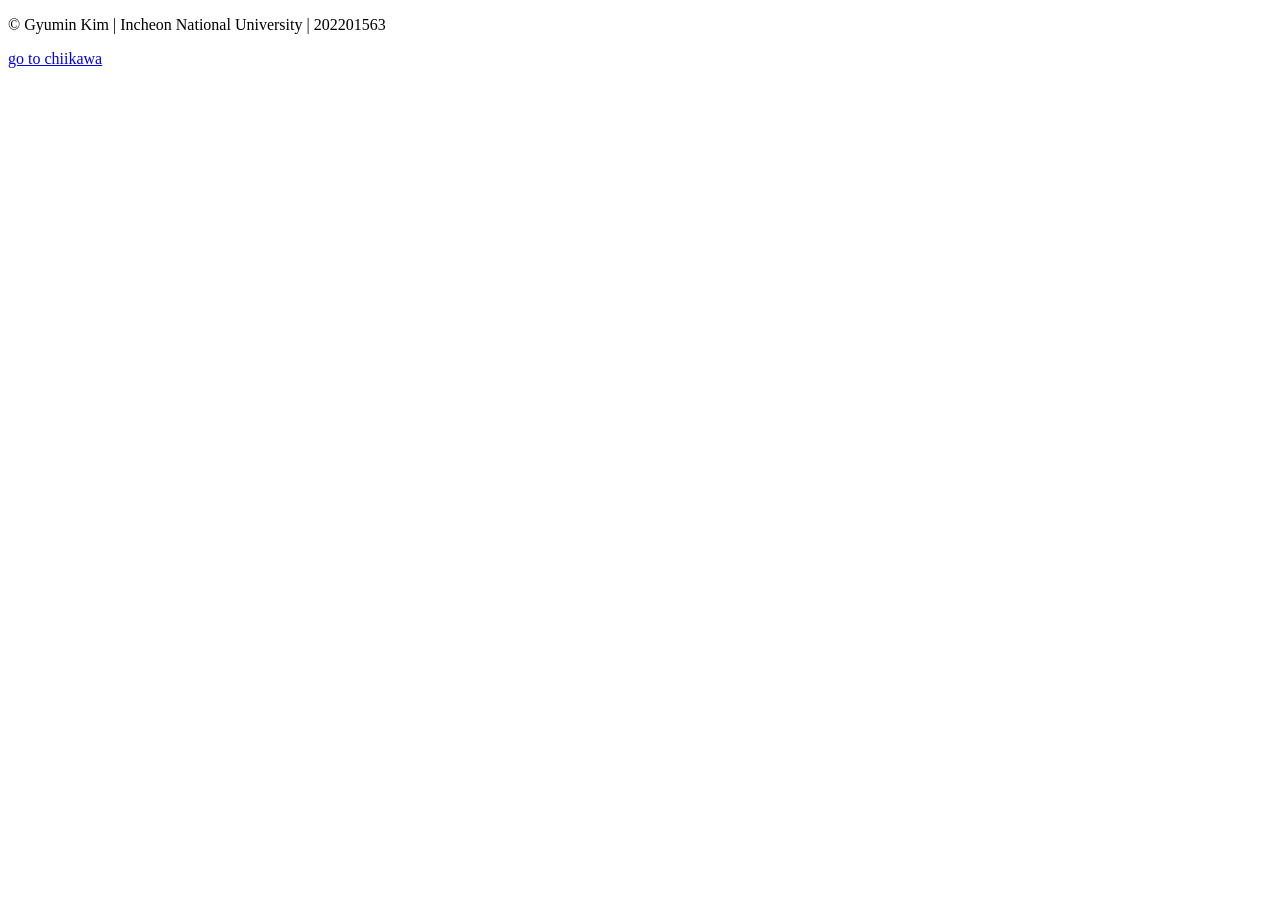
<file: index.html>
<!doctype html>
<html lang="en">
  <head>
    <meta charset="UTF-8" />
    <meta name="viewport" content="width=device-width, initial-scale=1.0" />
    <title>ursomin</title>
  </head>
  <body>
    <p>© Gyumin Kim | Incheon National University | 202201563</p>
    <a href="./chiikawa/">go to chiikawa</a>
  </body>
</html>
</file>
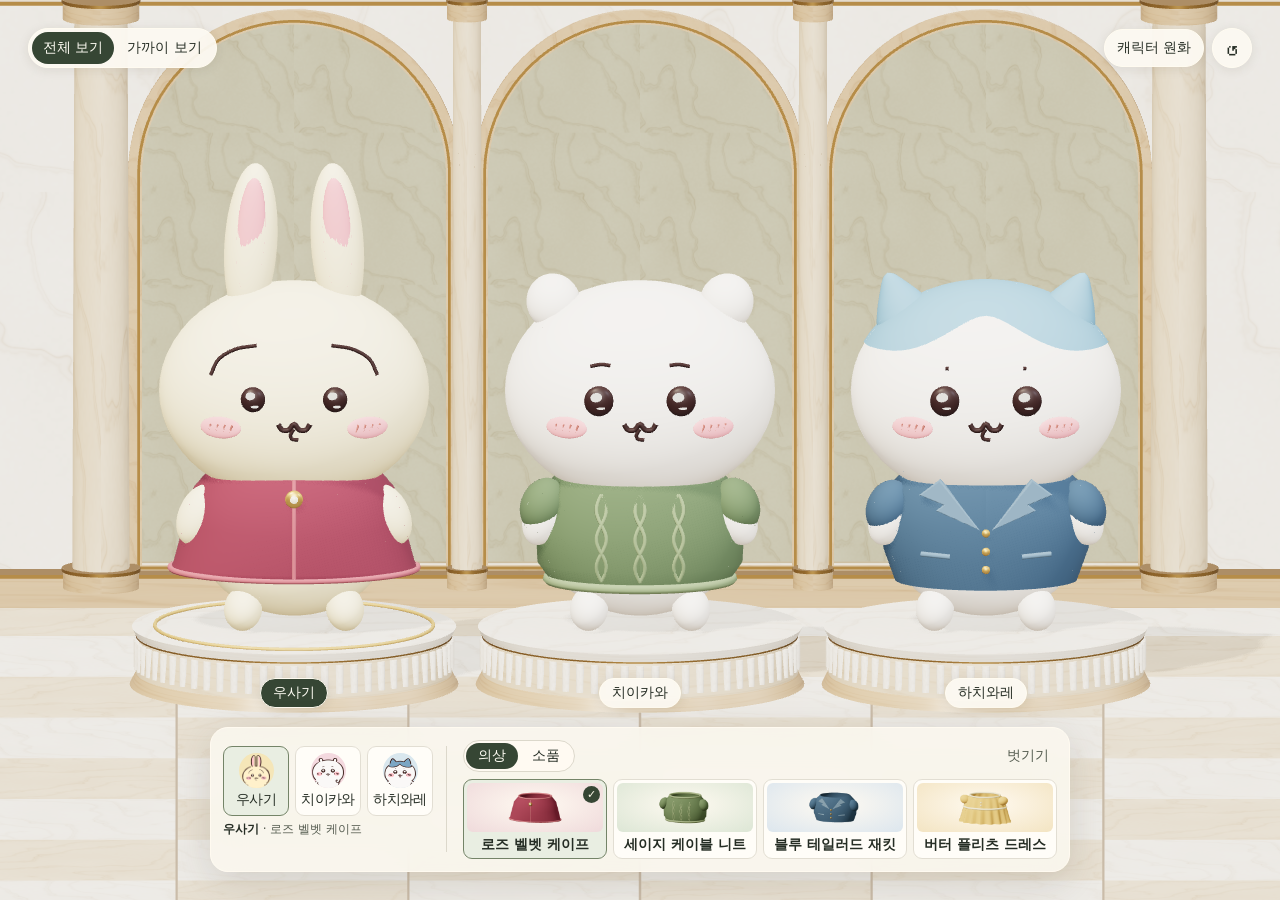
<file: chiikawa/index.html>
<!doctype html>
<html lang="ko">
  <head>
    <meta charset="UTF-8">
    <meta name="viewport" content="width=device-width, initial-scale=1, viewport-fit=cover">
    <meta name="theme-color" content="#f6f3ec">
    <meta name="description" content="우사기, 치이카와, 하치와레를 위한 3D 대리석 피팅룸.">
    <title>Marble Atelier | 먼작귀 3D 피팅룸</title>

    <script type="module" crossorigin src="./assets/index-Dv1k_CRg.js"></script>
    <link rel="stylesheet" crossorigin href="./assets/index-BHRD7qYm.css">
  </head>
  <body>
    <main class="stage" id="stage" aria-label="Marble Atelier 3D 피팅룸">
      <div class="stage-tools">
        <div class="view-switch" role="group" aria-label="카메라 구도">
          <button type="button" id="wide-view" aria-pressed="true">전체 보기</button>
          <button type="button" id="close-view" aria-pressed="false">가까이 보기</button>
        </div>
        <div class="stage-actions">
          <button class="reference-button" id="open-references" type="button">캐릭터 원화</button>
          <button class="camera-reset" id="reset-view" type="button" aria-label="카메라 초기화" title="카메라 초기화">↺</button>
        </div>
      </div>
      <div class="model-labels" id="model-labels"></div>
      <p class="stage-message" id="stage-message" role="status">피팅룸을 준비하고 있어요…</p>
      <aside class="wardrobe" id="wardrobe" aria-label="옷장">
        <div class="character-controls">
          <div class="character-picker" id="character-picker" role="group" aria-label="캐릭터 선택"></div>
          <p class="look-summary" id="look-summary" aria-live="polite"></p>
        </div>
        <div class="item-controls">
          <div class="wardrobe-bar">
            <div class="category-picker" id="category-picker" role="group" aria-label="옷장 분류">
              <button class="category" type="button" data-slot="clothes" aria-pressed="true">의상</button>
              <button class="category" type="button" data-slot="accessory" aria-pressed="false">소품</button>
            </div>
            <button class="remove-button" id="remove-item" type="button">벗기기</button>
          </div>
          <div class="outfit-grid" id="outfit-grid" role="group" aria-label="옷장 아이템"></div>
        </div>
      </aside>
    </main>
    <dialog id="references-dialog" aria-labelledby="references-title">
      <div class="reference-heading">
        <h2 id="references-title">캐릭터 원화</h2>
        <form method="dialog"><button class="camera-reset" type="submit" aria-label="닫기">×</button></form>
      </div>
      <div class="reference-grid" id="reference-grid"></div>
      <a class="source-link" href="https://www.anime-chiikawa.jp/chara.html" target="_blank" rel="noopener noreferrer">TV 애니메이션 치이카와 공식 캐릭터 페이지</a>
      <p class="reference-credit">© 나가노 / 치이카와 제작위원회</p>
    </dialog>
  </body>
</html>
</file>
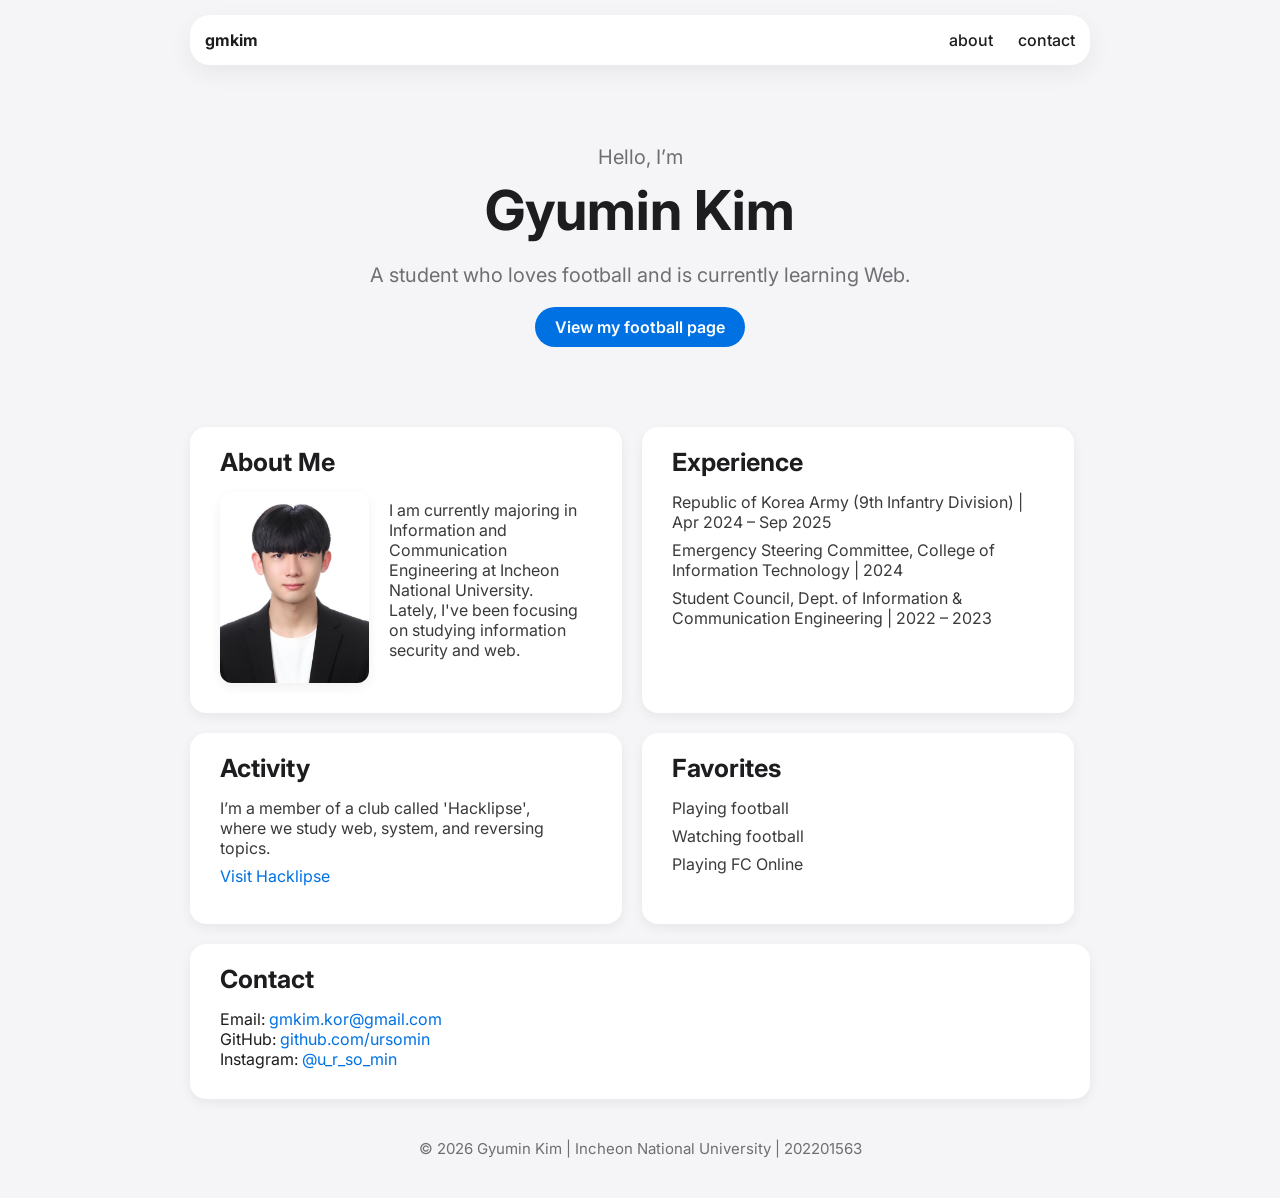
<file: about.html>
<!--
  Name: Gyumin Kim
  Date: April 3, 2026
  Section: IAB 6068

  This is the about.html page for my CSP 1 website.
  It contains my introduction, experience, activities, favorites, and contact information.
  It also includes a link to my football page, which showcases photos from the matches and stadiums I have visited.
-->

<!doctype html>
<html lang="en">
  <head>
    <meta charset="UTF-8" />
    <meta name="viewport" content="width=device-width, initial-scale=1.0" />
    <link rel="stylesheet" href="style.css" />
    <title>About | Gyumin Kim</title>
  </head>

  <body>
    <div class="page">
      <!-- 페이지 상단 nav bar 구현 -->
      <header>
        <nav>
          <a class="nav-left" href="about.html">gmkim</a>
          <ul>
            <li><a href="#about">about</a></li>
            <li><a href="#contact">contact</a></li>
          </ul>
        </nav>
      </header>

      <!-- 페이지 hero 영역(한줄소개 및 football 페이지로 이동) 부분 구현 -->
      <section class="hero">
        <p class="intro-up">Hello, I’m</p>
        <h1>Gyumin Kim</h1>
        <p class="intro-down">
          A student who loves football and is currently learning Web.
        </p>
        <a class="football-button" href="football.html"
          >View my football page</a
        >
      </section>

      <!-- 각각의 카드 섹션 구현 -->
      <section class="cards">
        <article class="card half" id="about">
          <h2>About Me</h2>
          <div class="profile">
            <img src="img/profile.jpg" alt="profile" />
            <p>
              I am currently majoring in Information and Communication
              Engineering at Incheon National University. <br />
              Lately, I've been focusing on studying information security and
              web.
            </p>
          </div>
        </article>

        <article class="card half">
          <h2>Experience</h2>
          <p>
            Republic of Korea Army (9th Infantry Division) | Apr 2024 – Sep 2025
          </p>
          <p>
            Emergency Steering Committee, College of Information Technology |
            2024
          </p>
          <p>
            Student Council, Dept. of Information & Communication Engineering |
            2022 – 2023
          </p>
        </article>

        <article class="card half">
          <h2>Activity</h2>
          <p>
            I’m a member of a club called 'Hacklipse', <br />
            where we study web, system, and reversing topics.
          </p>
          <p>
            <a href="https://hacklipse.kr" target="_blank"> Visit Hacklipse </a>
          </p>
        </article>

        <article class="card half">
          <h2>Favorites</h2>
          <p>Playing football</p>
          <p>Watching football</p>
          <p>Playing FC Online</p>
        </article>

        <article class="card full" id="contact">
          <h2>Contact</h2>
          <ul>
            <li>
              Email:
              <a href="mailto:gmkim.kor@gmail.com">gmkim.kor@gmail.com</a>
            </li>
            <li>
              GitHub:
              <a href="https://github.com/ursomin" target="_blank">
                github.com/ursomin
              </a>
            </li>
            <li>
              Instagram:
              <a href="https://instagram.com/u_r_so_min" target="_blank">
                @u_r_so_min
              </a>
            </li>
          </ul>
        </article>
      </section>

      <!-- footer 구현 -->
      <footer>
        <p>© 2026 Gyumin Kim | Incheon National University | 202201563</p>
      </footer>
    </div>
  </body>
</html>
</file>
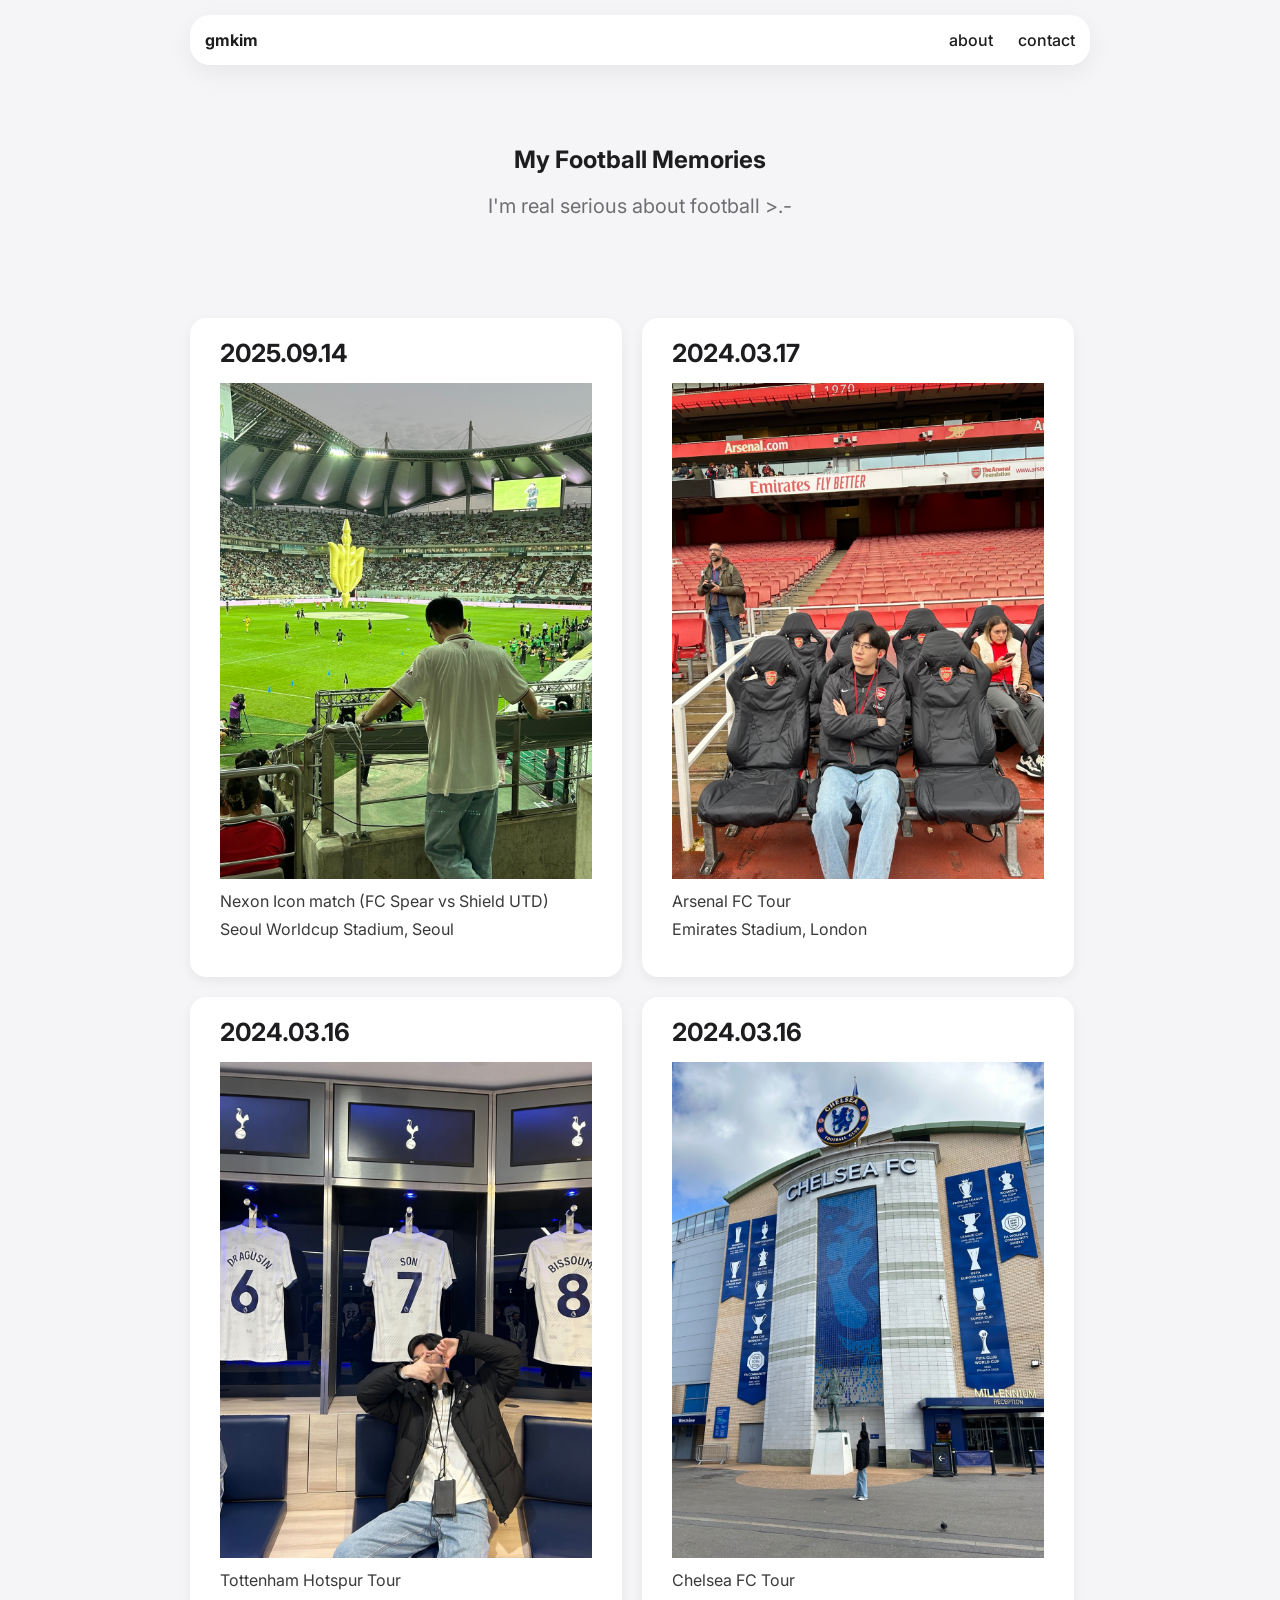
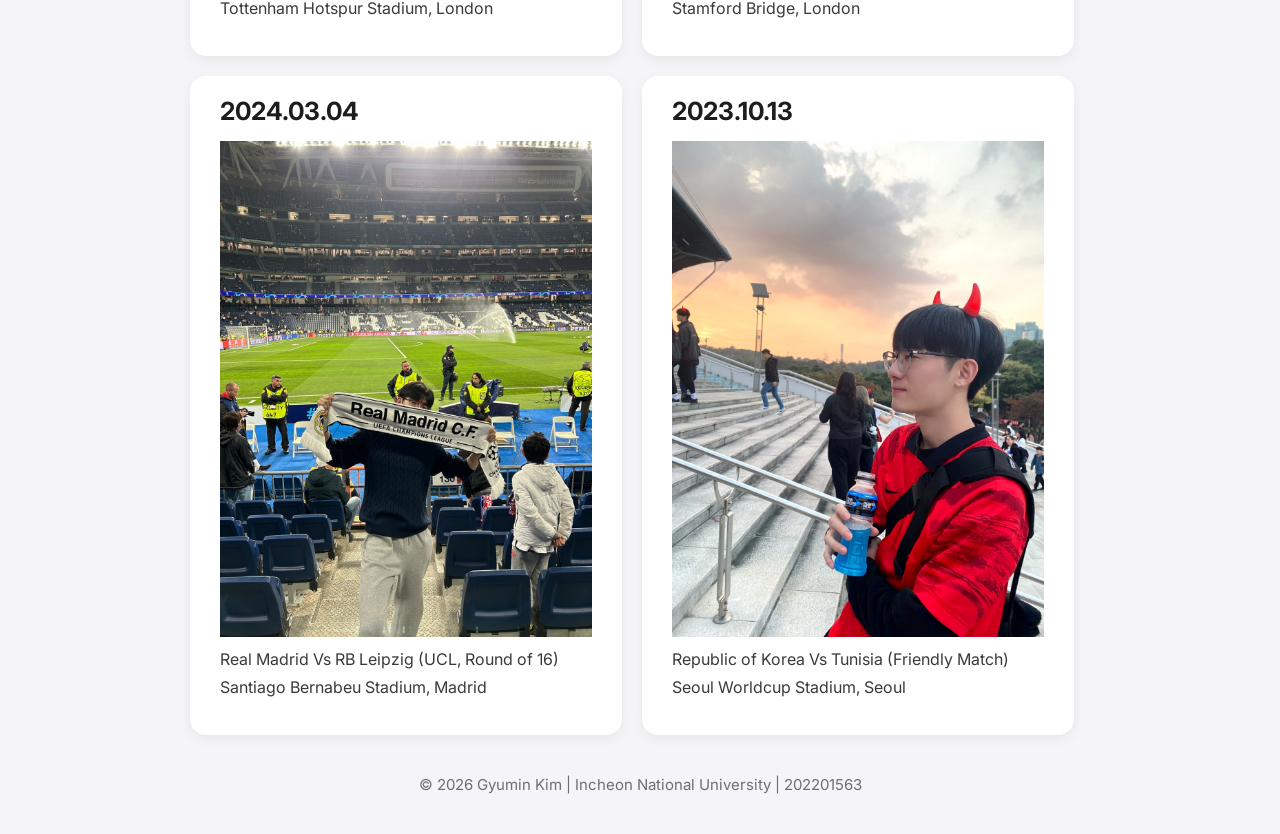
<file: football.html>
<!--
  Name: Gyumin Kim
  Date: April 3, 2026
  Section: IAB 6068

  This is the football.html page for my CSP 1 website.
  It contains photos and short information about the football matches and stadiums I have visited.
-->

<!doctype html>
<html lang="en">
  <head>
    <meta charset="UTF-8" />
    <meta name="viewport" content="width=device-width, initial-scale=1.0" />
    <title>Football Memories</title>
    <link rel="stylesheet" href="style.css" />
  </head>
  <body>
    <div class="page">
      <!-- 페이지 상단 nav bar 구현 -->
      <header>
        <nav>
          <a class="nav-left" href="about.html">gmkim</a>
          <ul>
            <li><a href="about.html#about">about</a></li>
            <li><a href="about.html#contact">contact</a></li>
          </ul>
        </nav>
      </header>

      <section class="hero">
        <h2>My Football Memories</h2>
        <p class="intro-down">I'm real serious about football >.-</p>
      </section>

      <!-- 성능을 올리기 위해 img태그 안에 width, height, loading 적용(gpt 제안) -->
      <section class="cards">
        <article class="card half">
          <h2>2025.09.14</h2>
          <img
            src="img/icon.jpg"
            alt="seoul worldcup stadium"
            width="372"
            height="496"
            loading="lazy"
          />
          <p>Nexon Icon match (FC Spear vs Shield UTD)</p>
          <p>Seoul Worldcup Stadium, Seoul</p>
        </article>

        <article class="card half">
          <h2>2024.03.17</h2>
          <img
            src="img/arsenal.jpg"
            alt="emirate stadium"
            width="372"
            height="496"
            loading="lazy"
          />
          <p>Arsenal FC Tour</p>
          <p>Emirates Stadium, London</p>
        </article>

        <article class="card half">
          <h2>2024.03.16</h2>
          <img
            src="img/spurs.jpg"
            alt="tottenham hotspur stadium"
            width="372"
            height="496"
            loading="lazy"
          />
          <p>Tottenham Hotspur Tour</p>
          <p>Tottenham Hotspur Stadium, London</p>
        </article>

        <article class="card half">
          <h2>2024.03.16</h2>
          <img
            src="img/chelsea.jpg"
            alt="stamford bridge stadium"
            width="372"
            height="496"
            loading="lazy"
          />
          <p>Chelsea FC Tour</p>
          <p>Stamford Bridge, London</p>
        </article>

        <article class="card half">
          <h2>2024.03.04</h2>
          <img
            src="img/madrid.jpg"
            alt="bernabeu stadium"
            width="372"
            height="496"
            loading="lazy"
          />
          <p>Real Madrid Vs RB Leipzig (UCL, Round of 16)</p>
          <p>Santiago Bernabeu Stadium, Madrid</p>
        </article>

        <article class="card half">
          <h2>2023.10.13</h2>
          <img
            src="img/korea.jpg"
            alt="seoul worldcup stadium"
            width="372"
            height="496"
            loading="lazy"
          />
          <p>Republic of Korea Vs Tunisia (Friendly Match)</p>
          <p>Seoul Worldcup Stadium, Seoul</p>
        </article>
      </section>

      <!-- footer 구현 -->
      <footer>
        <p>© 2026 Gyumin Kim | Incheon National University | 202201563</p>
      </footer>
    </div>
  </body>
</html>
</file>
<file: chiikawa/assets/index-BHRD7qYm.css>
:root{--lightningcss-light:initial;--lightningcss-dark: ;color-scheme:light;color:#252d24;--ink:#252d24;--muted:#555c50;--line:#dcd8cb;--paper:#fffcf5;--green:#364634;background:#e9e1d3;font-family:Malgun Gothic,Apple SD Gothic Neo,system-ui,sans-serif}*,:before,:after{box-sizing:border-box}body{margin:0}button,a{-webkit-tap-highlight-color:transparent}button{color:inherit;font:inherit;cursor:pointer}button:focus-visible,a:focus-visible{outline-offset:2px;outline:2px solid #875b32}button:disabled{cursor:default;opacity:.48}a{color:inherit}.stage{--edge:clamp(10px, 2.2vw, 28px);--top:max(var(--edge), env(safe-area-inset-top));--right:max(var(--edge), env(safe-area-inset-right));--bottom:max(var(--edge), env(safe-area-inset-bottom));--left:max(var(--edge), env(safe-area-inset-left));isolation:isolate;background:radial-gradient(at 50% 35%,#eee5d5,#b1a490);height:100dvh;position:relative;overflow:hidden}.stage canvas{touch-action:none;width:100%;height:100%;display:block;position:absolute;inset:0}.stage canvas.is-clickable{cursor:pointer}.stage-tools{z-index:3;inset:var(--top) var(--right) auto var(--left);pointer-events:none;justify-content:space-between;gap:8px;display:flex;position:absolute}.stage-actions{align-items:center;gap:8px;display:flex}.view-switch,.reference-button,.camera-reset,.model-label{pointer-events:auto;background:#fcf9f2f2;border:1px solid #fffbf0;border-radius:100px;box-shadow:0 2px 12px #35281717}.view-switch{align-items:center;gap:2px;padding:3px;display:flex}.view-switch button,.category{white-space:nowrap;background:0 0;border:0;border-radius:100px;padding:7px 11px;font-size:.875rem}.view-switch button[aria-pressed=true],.category[aria-pressed=true],.model-label[aria-pressed=true]{background:var(--green);color:#fffdf4}.reference-button{white-space:nowrap;min-height:38px;padding:0 12px;font-size:.875rem}.camera-reset{place-items:center;width:40px;height:40px;padding:0;font:25px/1 Georgia,serif;display:grid}.reference-button:hover,.camera-reset:hover{background:#fff}.model-labels{z-index:1;pointer-events:none;position:absolute;inset:0}.model-label{white-space:nowrap;padding:5px 12px;font-size:.875rem;position:absolute;transform:translate(-50%,-50%)}.model-label[hidden]{display:none}.stage-message{z-index:2;background:var(--paper);text-align:center;border-radius:12px;width:min(400px,90%);margin:0;padding:12px;position:absolute;top:40%;left:50%;transform:translate(-50%,-50%)}.stage.is-unavailable .view-switch,.stage.is-unavailable #reset-view{visibility:hidden}.wardrobe{z-index:2;inset:auto var(--right) var(--bottom) var(--left);-webkit-backdrop-filter:blur(16px);backdrop-filter:blur(16px);background:#faf7eee8;border:1px solid #fffaf0;border-radius:18px;grid-template-columns:224px minmax(0,1fr);align-items:center;gap:16px;max-width:860px;margin-inline:auto;padding:12px;display:grid;position:absolute;box-shadow:0 10px 38px #3c2d1b26}.character-controls{border-right:1px solid var(--line);min-width:0;padding-right:13px}.character-picker,.outfit-grid{gap:6px;display:grid}.character-picker{grid-template-columns:repeat(3,minmax(0,1fr))}.character,.outfit{background:#fffdf8;border:1px solid #e2ded3;border-radius:9px;align-content:start;justify-items:center;min-width:0;display:grid}.character{letter-spacing:-.04em;white-space:nowrap;gap:3px;padding:6px 2px;font-size:.875rem}.character[aria-pressed=true],.outfit[aria-pressed=true]{background:#e9eee2;border-color:#748468}.character:hover,.outfit:hover{border-color:#748468}.portrait{background:var(--portrait-bg);border-radius:50%;width:35px;height:35px;position:relative;overflow:hidden}.portrait img{width:90%;position:absolute;top:12%;left:5%}.portrait[data-character=usagi] img{width:79%;top:3%;left:10.5%}.look-summary{min-height:2.5em;color:var(--muted);margin:6px 0 0;font-size:.75rem;line-height:1.25}.look-summary strong{color:var(--ink)}.wardrobe-bar{justify-content:space-between;align-items:center;gap:6px;margin-bottom:7px;display:flex}.category-picker{border:1px solid var(--line);background:#fffaf2;border-radius:100px;gap:2px;padding:2px;display:flex}.category{padding:4px 12px}.remove-button{color:var(--muted);background:0 0;border:0;border-radius:6px;padding:5px 8px;font-size:.875rem}.remove-button:hover:not(:disabled){color:var(--ink);background:#eee8da}.outfit-grid{grid-template-columns:repeat(4,minmax(0,1fr))}.outfit{text-align:center;gap:4px;padding:3px 3px 5px;position:relative}.outfit[hidden]{display:none}.outfit-sample{background:radial-gradient(ellipse at 50% 44%, #fffaf1, var(--swatch-bg));border-radius:6px;place-items:center;width:100%;height:49px;display:grid;position:relative;overflow:hidden}.outfit-sample img{object-fit:contain;width:100%;height:100%;position:absolute}.outfit-sample.has-preview .sample-placeholder{display:none}.sample-placeholder{background:var(--swatch);border-radius:50%;width:25px;height:25px}.outfit-name{word-break:keep-all;overflow-wrap:anywhere;padding-inline:1px;font-size:.875rem;font-weight:600;line-height:1.22}.outfit-check{background:var(--green);color:#fffbeb;border-radius:50%;place-items:center;width:17px;height:17px;font-size:.6875rem;display:none;position:absolute;top:6px;right:6px}.outfit[aria-pressed=true] .outfit-check{display:grid}dialog{border:1px solid var(--line);width:min(560px,100% - 30px);color:var(--ink);background:var(--paper);border-radius:16px;padding:22px}dialog::backdrop{-webkit-backdrop-filter:blur(3px);backdrop-filter:blur(3px);background:#252d247d}.reference-heading{justify-content:space-between;align-items:center;gap:12px;margin-bottom:15px;display:flex}.reference-heading h2{margin:0;font-size:1.4rem}.reference-grid{grid-template-columns:repeat(3,minmax(0,1fr));gap:8px;display:grid}.reference-grid figure{background:#f4f0e5;border-radius:9px;justify-items:center;gap:8px;margin:0;padding:10px 4px;font-size:.875rem;display:grid}.reference-grid img{object-fit:contain;width:100%;height:clamp(85px,23vw,155px);display:block}.source-link{text-underline-offset:3px;margin-top:16px;font-size:.875rem;display:inline-block}.reference-credit{color:var(--muted);margin:8px 0 0;font-size:.8125rem}@media (width<=695px){.wardrobe{border-radius:14px;grid-template-columns:minmax(0,1fr);gap:9px;padding:9px}.character-controls{border:0;padding:0}.character{justify-content:center;align-items:center;gap:4px;padding:4px 2px;display:flex}.portrait{flex:0 0 29px;height:29px}.look-summary{clip-path:inset(50%);width:1px;height:1px;min-height:0;position:absolute;overflow:hidden}.outfit{gap:3px}.outfit-name{align-items:center;min-height:2.44em;font-size:.8125rem;display:grid}}@media (width<=390px){.stage-actions{gap:4px}.view-switch button,.reference-button,.model-label{padding-inline:7px;font-size:.8125rem}}@media (height<=500px) and (width>=560px){.wardrobe{grid-template-columns:198px minmax(0,1fr);gap:10px;padding:7px}.character-controls{padding-right:8px}.outfit-sample{height:37px}.look-summary{clip-path:inset(50%);width:1px;height:1px;min-height:0;position:absolute;overflow:hidden}.wardrobe-bar{margin-bottom:4px}}
</file>
<file: style.css>
/*
  Name: Gyumin Kim
  Date: April 3, 2026
  Section: IAB 6068

  This is the styles.css file for my CSP 1 portfolio website.
  It is shared by both about.html and football.html to provide a consistent layout, colors, typography, and overall visual style.
*/

@import url('https://fonts.googleapis.com/css2?family=Inter:wght@400;500;600;700&family=Noto+Sans+KR:wght@400;500;700&display=swap');

* {
  margin: 0;
  padding: 0;
  box-sizing: border-box;
}

body {
  background-color: #f5f5f7;
  color: #1d1d1f;
  font-family: 'Inter', 'Noto Sans KR', sans-serif;
}

.page {
  max-width: 1100px;
  margin: 0 auto;
}

/* ---------------nav 영역--------------- */
header {
  margin-top: 15px;
  position: sticky;
  top: 10px;
  z-index: 1000;
}

nav {
  margin: 0 auto;
  max-width: 900px;
  padding: 15px;
  background-color: #ffffff;
  border-radius: 20px;
  box-shadow: 0 8px 24px rgba(0, 0, 0, 0.06);
  display: flex;
  justify-content: space-between;
  align-items: center;
}

nav ul {
  display: flex;
  gap: 25px;
  list-style: none;
}

nav a {
  color: #1d1d1f;
  text-decoration: none;
  font-weight: 500;
}

.nav-left {
  margin: 0;
  font-weight: 700;
}

/* ---------------hero 영역--------------- */
.hero {
  text-align: center;
  padding: 80px 20px 80px;
}

.intro-up {
  margin-bottom: 8px;
  color: #6e6e73;
  font-size: 20px;
}

.hero h1 {
  margin: 0;
  font-size: 55px;
  font-weight: 700;
}

.intro-down {
  margin: 20px auto;
  color: #6e6e73;
  font-size: 20px;
}

.football-button {
  display: inline-block;
  padding: 10px 20px;
  background-color: #0071e3;
  color: #ffffff;
  text-decoration: none;
  border-radius: 999px;
  font-weight: 600;
}

/* ---------------카드 섹션 영역--------------- */
.cards {
  display: flex;
  flex-wrap: wrap;
  gap: 20px;
  max-width: 900px;
  margin: 0 auto;
}

/* 개별 카드 공통 스타일 */
.card {
  background-color: #ffffff;
  border-radius: 16px;
  padding: 30px;
  box-shadow: 0 4px 12px rgba(0, 0, 0, 0.06);
}

.card h2 {
  margin-top: -10px;
  margin-bottom: 15px;
  font-size: 25px;
}

.card p {
  margin: 8px 0;
  color: #3a3a3c;
}

.card a {
  color: #0071e3;
  text-decoration: none;
}

.card.full ul {
  list-style: none;
}

/* 1/2 너비 카드 */
.card.half {
  width: 48%; /* gap:20px로 인해 48% width 사용 */
}

.card.half > img {
  width: 100%;
}

.profile {
  display: flex;
  gap: 20px;
}

.profile > img {
  width: 40%;
  object-fit: cover;
  border-radius: 12px;
  box-shadow: 0 4px 12px rgba(0, 0, 0, 0.06);
}

/* 100% 너비 카드 */
.card.full {
  width: 100%;
}

nav li:hover,
.card a:hover {
  text-decoration: underline;
}

/* ---------------footer 영역--------------- */
footer {
  margin: 40px;
  text-align: center;
  color: #6e6e73;
  font-size: 15px;
}

/* gpt가 제안한 반응형 처리 (to 모바일이나 탭 유저) */
@media (max-width: 768px) {
  nav {
    max-width: 100%;
  }

  .cards {
    flex-direction: column;
    padding: 0 16px;
  }

  .card.half,
  .card.full {
    width: 100%;
  }

  .profile {
    flex-direction: column;
  }

  .profile > img {
    width: 100%;
  }

  .hero h1 {
    font-size: 40px;
  }
}
</file>
